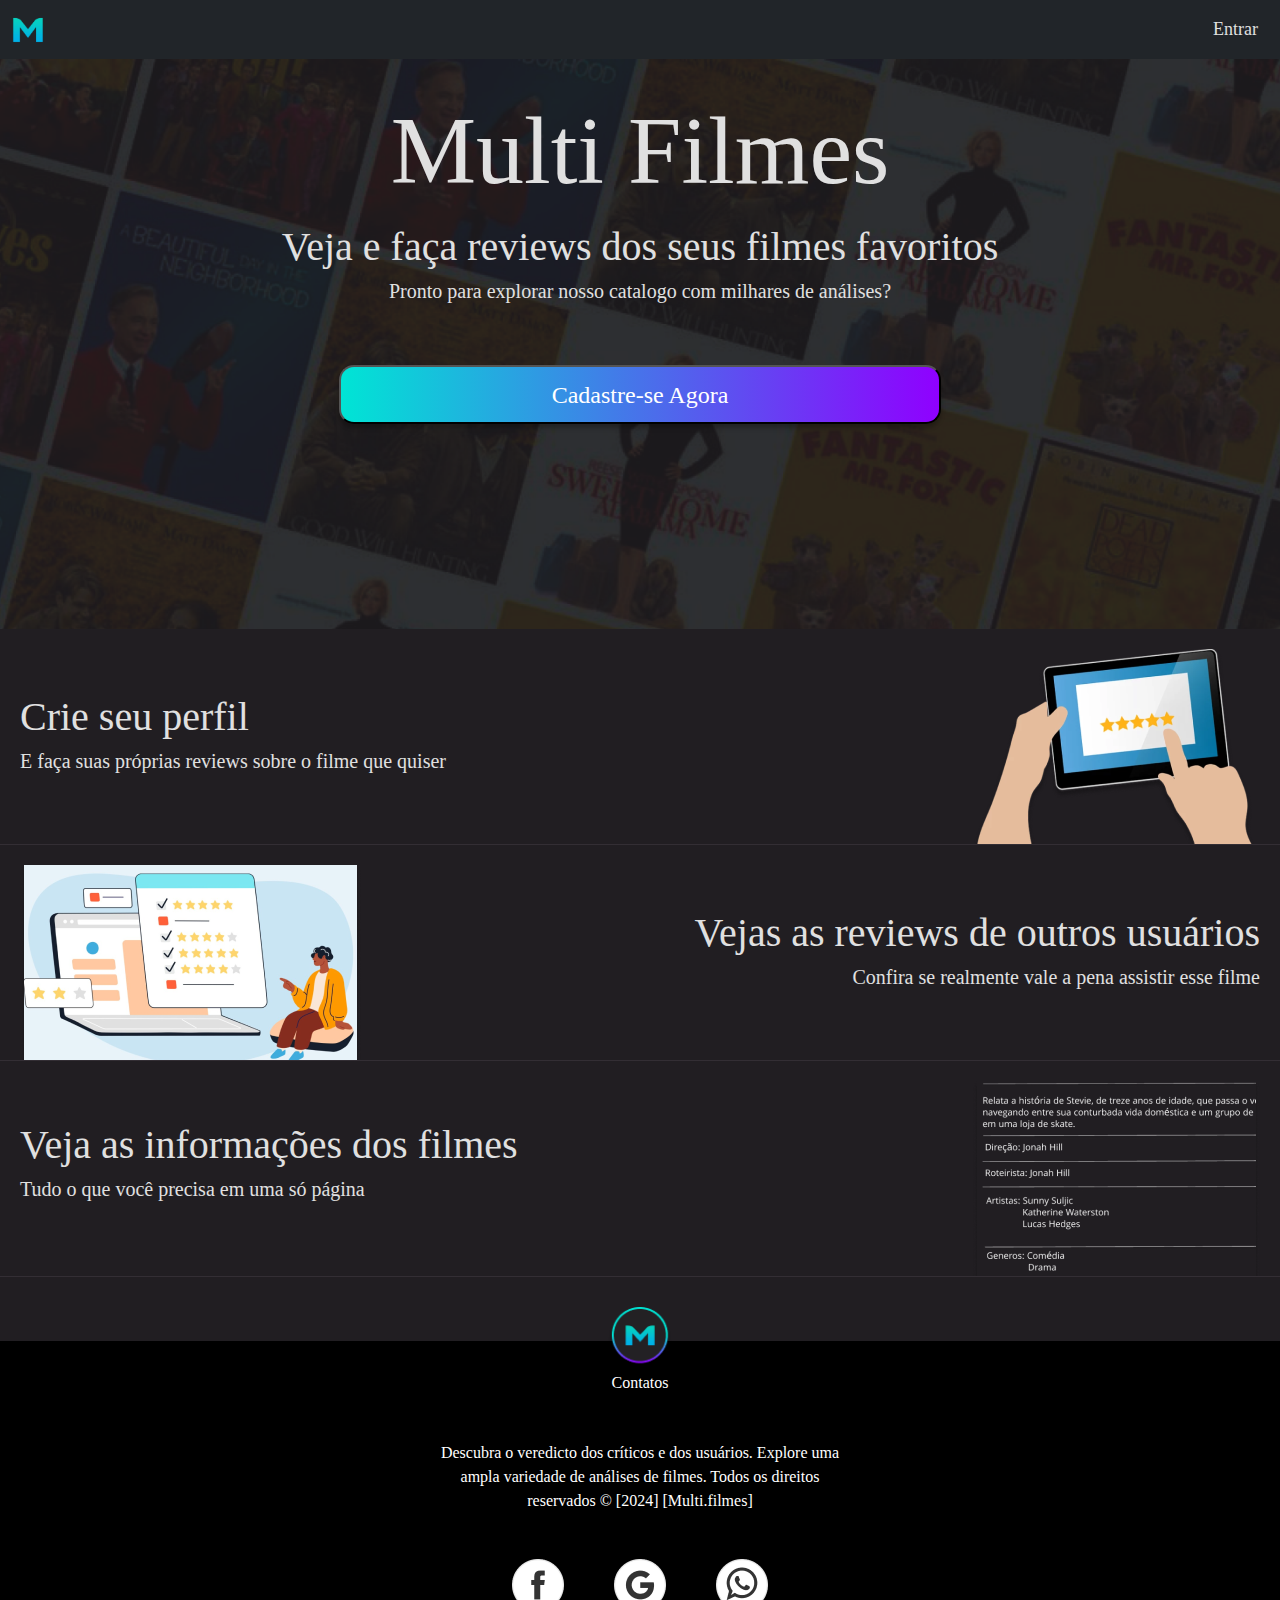
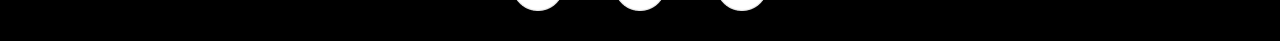
<file: Index.html>
<!DOCTYPE html>
<html lang="en">
<head>
    <meta charset="UTF-8">
    <meta name="viewport" content="width=device-width, initial-scale=1.0">
    <link href="https://cdn.jsdelivr.net/npm/bootstrap-icons@1.10.2/font/bootstrap-icons.css" rel="stylesheet" />
    <script src="https://cdn.jsdelivr.net/npm/bootstrap@5.2.3/dist/js/bootstrap.bundle.min.js"></script>
    <link href="https://cdn.jsdelivr.net/npm/bootstrap@5.2.3/dist/css/bootstrap.min.css" rel="stylesheet" />
    <link rel="stylesheet" href="CSS/Index.css">
    <title>Index</title>
</head>
<body>
<!-- Navbar -->
    <nav class="navbar navbar-expand-lg bg-dark">
        <div class="container-fluid">
            <a class="navbar-brand text-light" href="Index.html"><img src="Images/Logo.png" style="height: 32px; width: 32px;"
                    alt="">
                </a>
                <div class="user">
                    <div class="a" style="display: flex; justify-content: space-between;">
                        <div class="text d-flex align-items-center"
                            style="color: #fff; display: flex;align-items: center; margin-right: 10px;">
                            <a href="Login.html" style="margin: 0; text-decoration: none; font-size: 18px; color: #E0E0E0;">Entrar</a>
                        </div>
                    </div>
                </div>
            </div>
        </div>
    </nav>
    <!-- Header com nome do site e informações -->
    <div class="header">
        <div class="name">
            <a>Multi Filmes</a>
        </div>
        <div class="content">
            <h1>Veja e faça reviews dos seus filmes favoritos</h1>
            <h5>Pronto para explorar nosso catalogo com milhares de análises?</h5>
        </div>
        <a href="Register.html">
            <button class="registerbtn">Cadastre-se Agora</button>
        </a>
    </div>
    <!-- informações complementares -->
    <div class="infos">
        <div class="info">
            <div class="textoesq">
                <h1>Crie seu perfil</h1>
                <h5>E faça suas próprias reviews sobre o filme que quiser</h5>
            </div>
            <div class="imagem">
                <img src="Images/index1.png" alt="Imagem 1" />
            </div>
        </div>
        <div class="info">
            <div class="imagem">
                <img src="Images/index2.png" alt="Imagem 2" />
            </div>
            <div class="textodir">
                <h1>Vejas as reviews de outros usuários</h1>
                <h5>Confira se realmente vale a pena assistir esse filme</h5>
            </div>
        </div>
        <div class="info">
            <div class="textoesq">
                <h1>Veja as informações dos filmes</h1>
                <h5>Tudo o que você precisa em uma só página</p>
            </div>
            <div class="imagem">
                <img src="Images/index3.png" alt="Imagem 3" />
            </div>
        </div>
    </div>
    <!-- Footer -->
     <footer>
        <div class="logo-footer">
            <img src="Images/logoredonda.png" alt="">
        </div>
        <div class="container-footer">
            <div class="contatos">
                <p>Contatos</p>
            </div>
            <div class="direitos">
                <p>Descubra o veredicto dos críticos e dos usuários. Explore uma ampla variedade de análises de filmes. Todos os direitos reservados © [2024] [Multi.filmes]</p>
            </div>
            <div class="circles">
                <img src="Images/facebook.png" alt="">
                <img src="Images/google.png" alt="">
                <img src="Images/wpp.png" alt="">
            </div>
        </div>
     </footer>
</body>
</html>
</file>
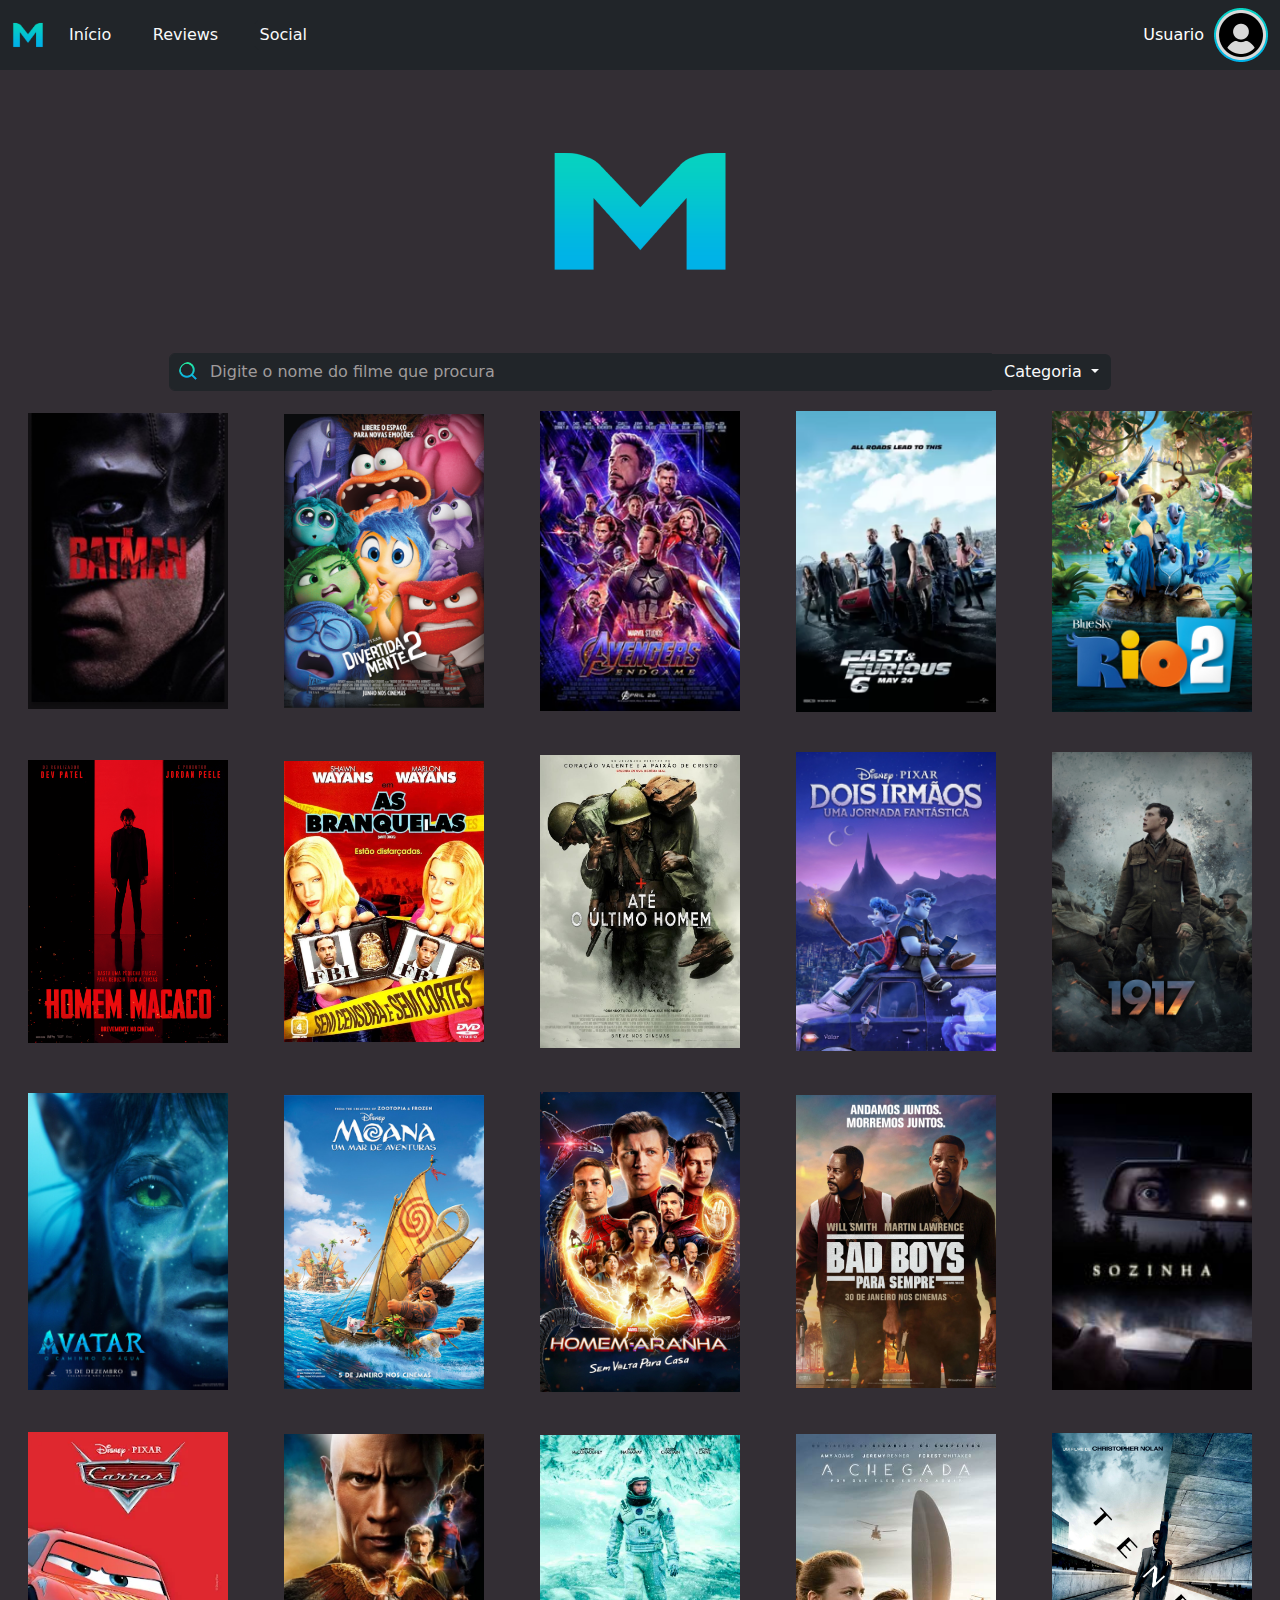
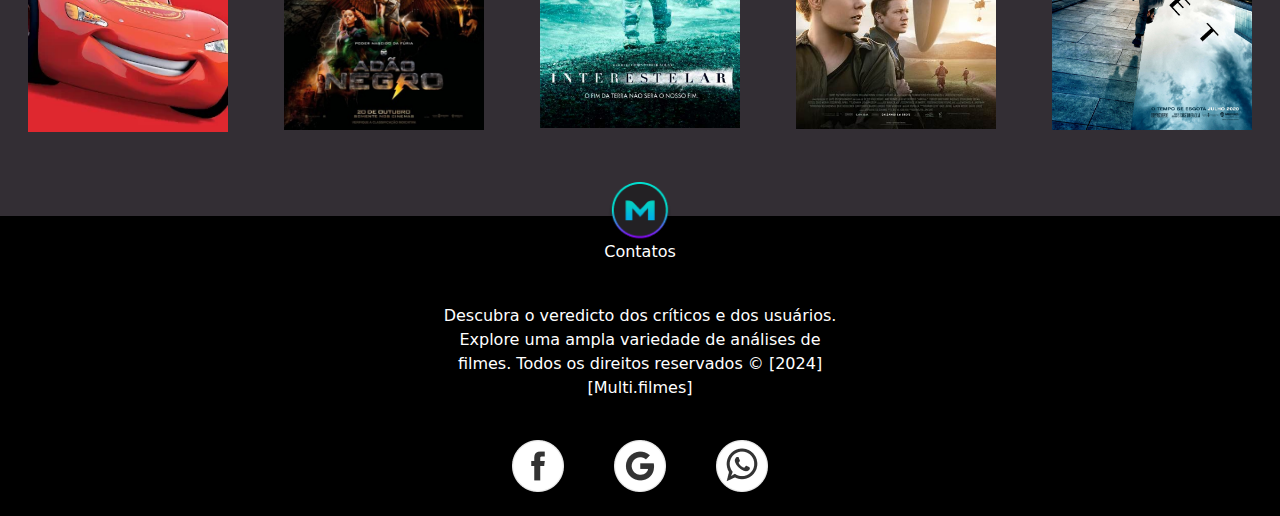
<file: Home.html>
<!DOCTYPE html>
<html lang="en">

<head>
    <meta charset="UTF-8">
    <meta http-equiv="X-UA-Compatible" content="IE=edge">
    <meta name="viewport" content="width=device-width, initial-scale=1.0">
    <link href="https://cdn.jsdelivr.net/npm/bootstrap-icons@1.10.2/font/bootstrap-icons.css" rel="stylesheet" />
    <script src="https://cdn.jsdelivr.net/npm/bootstrap@5.2.3/dist/js/bootstrap.bundle.min.js"></script>
    <link href="https://cdn.jsdelivr.net/npm/bootstrap@5.2.3/dist/css/bootstrap.min.css" rel="stylesheet" />
    <link rel="stylesheet" href="CSS/Home.css">
    <title>Home</title>

</head>

<body>
    <nav class="navbar navbar-expand-lg bg-dark">
        <div class="container-fluid">
            <a class="navbar-brand text-light" href="#"><img src="Images/Logo.png" style="height: 32px; width: 32px;"
                    alt=""></a>
            <button class="navbar-toggler" type="button" data-bs-toggle="collapse"
                data-bs-target="#navbarSupportedContent" aria-controls="navbarSupportedContent" aria-expanded="false"
                aria-label="Toggle navigation">
                <span class="navbar-toggler-icon"></span>
            </button>
            <div class="collapse navbar-collapse" id="navbarSupportedContent">
                <ul class="navbar-nav me-auto mb-2 mb-lg-0">
                    <li class="nav-item">
                        <a class="nav-link active text-light" aria-current="page" href="Home.html">Início</a>
                    </li>
                    <li class="nav-item">
                        <a class="nav-link text-light" href="Reviews.html">Reviews</a>
                    </li>
                    <li class="nav-item">
                        <a class="nav-link text-light" href="Social.html">Social</a>
                    </li>
                </ul>
                <div class="user">
                    <div class="a" style="display: flex; justify-content: space-between;">
                        <div class="text d-flex align-items-center"
                            style="color: #fff; display: flex;align-items: center; margin-right: 10px;">
                            <p style="margin: 0;">Usuario</p>
                        </div>
                        <a href="#">
                            <img src="Images/User Icon.png" alt="">
                        </a>
                    </div>
                </div>
            </div>
        </div>
    </nav>
    <div class="container-fluid">
        <div class="logo">
            <a href="#"><img src="Images/Logo.png" alt=""></a>
        </div>
        <div class="paiInput">
            <div class="input-with-image w-75 align-items-center d-flex justify-content-between">
                <!-- Elemento de entrada de texto -->
                <input type="text" class="form-control bg-dark border-dark text-light"
                    style="border-top-right-radius: 0; border-bottom-right-radius: 0;"
                    placeholder="Digite o nome do filme que procura">
                <!-- Imagem dentro do elemento -->
                <img class="input-image" src="Images/Search Icon.png" alt="Ícone de busca">
                <button class="btn bg-dark text-light dropdown-toggle"
                    style="border: none; height: 100%; border-top-left-radius: 0; border-bottom-left-radius: 0;"
                    type="button" data-bs-toggle="dropdown" aria-expanded="false">
                    Categoria
                </button>
                <ul class="dropdown-menu bg-dark">
                    <li><a class="dropdown-item text-light" href="#">Ação</a></li>
                    <li><a class="dropdown-item text-light" href="#">Aventura</a></li>
                    <li><a class="dropdown-item text-light" href="#">Terror</a></li>
                    <li><a class="dropdown-item text-light" href="#">Suspense</a></li>
                    <li><a class="dropdown-item text-light" href="#">Comédia</a></li>
                    <li><a class="dropdown-item text-light" href="#">Romance</a></li>
                </ul>
            </div>
        </div>
    </div>

    <div class="grid-container">
        <div class="grid-item">
            <img src="Images/batman.png" alt="">
            <div class="overlay">
                <p>Batman</p>
            </div>
        </div>
        <div class="grid-item">
            <img src="Images/divertidamente2.png" alt="">
            <div class="overlay">
                <p>Divertidamente 2</p>
            </div>
        </div>
        <div class="grid-item">
            <img src="Images/vingadores.png" alt="">
            <div class="overlay">
                <p>Vingadores Ultimato</p>
            </div>
        </div>
        <div class="grid-item">
            <img src="Images/velozes.png" alt="">
            <div class="overlay">
                <p>Velozes e furiosos</p>
            </div>
        </div>
        <div class="grid-item">
            <img src="Images/rio.png" alt="">
            <div class="overlay">
                <p>Rio</p>
            </div>
        </div>
        <div class="grid-item">
            <img src="Images/homemmacaco_.png" alt="">
            <div class="overlay">
                <p>Homem Macaco</p>
            </div>
        </div>
        <div class="grid-item">
            <img src="Images/branquelas.png" alt="">
            <div class="overlay">
                <p>As Branquelas</p>
            </div>
        </div>
        <div class="grid-item">
            <img src="Images/até o ultimo homem.png" alt="">
            <div class="overlay">
                <p>Até o último homem</p>
            </div>
        </div>
        <div class="grid-item">
            <img src="Images/dois irmaos.png" alt="">
            <div class="overlay">
                <p>Dois irmãos</p>
            </div>
        </div>
        <div class="grid-item">
            <img src="Images/1917.png" alt="">
            <div class="overlay">
                <p>1917</p>
            </div>
        </div>
        <div class="grid-item">
            <img src="Images/avatar 2.png" alt="">
            <div class="overlay">
                <p>Avatar 2</p>
            </div>
        </div>
        <div class="grid-item">
            <img src="Images/moana.png" alt="">
            <div class="overlay">
                <p>Moana</p>
            </div>
        </div>
        <div class="grid-item">
            <img src="Images/spider man.png" alt="">
            <div class="overlay">
                <p>Homem Aranha Sem Volta pra Casa</p>
            </div>
        </div>
        <div class="grid-item">
            <img src="Images/bad boys.png" alt="">
            <div class="overlay">
                <p>Bad Boys Para Sempre</p>
            </div>
        </div>
        <div class="grid-item">
            <img src="Images/sozinha.png" alt="">
            <div class="overlay">
                <p>Sozinha</p>
            </div>
        </div>
        <div class="grid-item">
            <img src="Images/carros.png" alt="">
            <div class="overlay">
                <p>Carros</p>
            </div>
        </div>
        <div class="grid-item">
            <img src="Images/adao negro.png" alt="">
            <div class="overlay">
                <p>Adão Negro</p>
            </div>
        </div>
        <div class="grid-item">
            <img src="Images/interestelar.png" alt="">
            <div class="overlay">
                <p>Interestelar</p>
            </div>
        </div>
        <div class="grid-item">
            <img src="Images/chegada.png" alt="">
            <div class="overlay">
                <p>A Chegada</p>
            </div>
        </div>
        <div class="grid-item">
            <img src="Images/tenet.png" alt="">
            <div class="overlay">
                <p>Tenet</p>
            </div>
        </div>
    </div>
    
    <div class="logo-footer">
        <img src="Images/logoredonda.png" alt="">
    </div>
    <div class="container-footer">
        <div class="contatos">
            <p>Contatos</p>
        </div>
        <div class="direitos">
            <p>Descubra o veredicto dos críticos e dos usuários. Explore uma ampla variedade de análises de filmes. Todos os direitos reservados © [2024] [Multi.filmes]</p>
        </div>
        <div class="circles">
            <img src="Images/facebook.png" alt="">
            <img src="Images/google.png" alt="">
            <img src="Images/wpp.png" alt="">
        </div>
    </div>
</body>

</html>
</file>
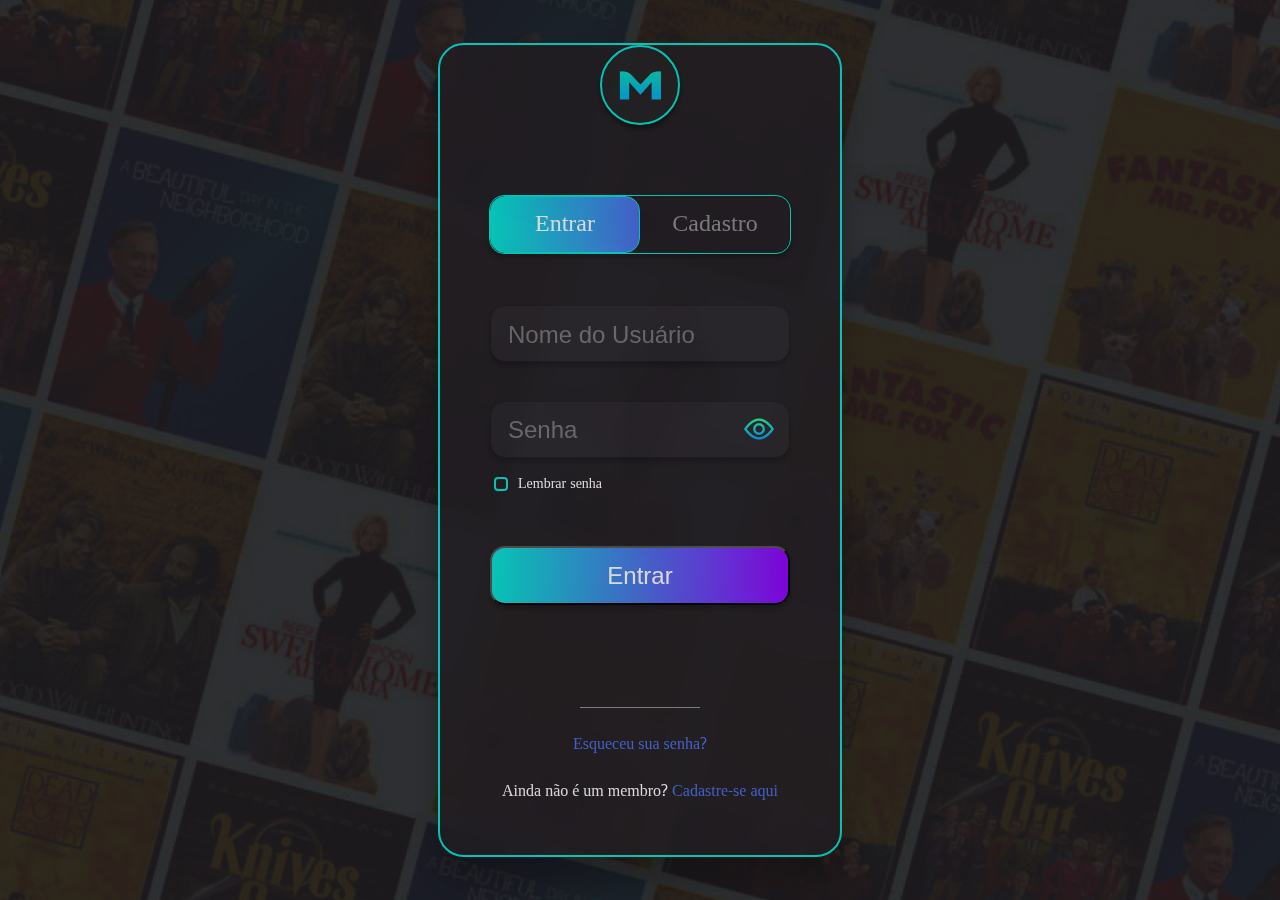
<file: Login.html>
<!DOCTYPE html>
<html lang="en">
  <head>
    <meta charset="UTF-8" />
    <meta name="viewport" content="width=device-width, initial-scale=1.0" />
    <link rel="stylesheet" href="CSS/Login.css" />
    <link
      rel="stylesheet"
      href="https://fonts.googleapis.com/css2?family=Khmer:wght@400&display=swap"
    />
    <title>Login</title>
  </head>
  <body>
    <div class="background">
      <div class="container">
        <a href="Index.html" class="logo">
          <div class="logo-child">
            <img class="logo-icon" alt="" src="Images/RegisterLogo.png" />
          </div>
        </a>
        <div class="loginregister">
          <div class="entrar">
            <div class="entrar1" id="entrarText">Entrar</div>
          </div>
          <div class="cadastro">
            <div class="register">
              <a href="Register.html" class="cadastro1" id="cadastroText"
                >Cadastro</a
              >
            </div>
          </div>
        </div>
        <form class="form">
          <div class="user-container">
            <input
              type="text"
              id="username"
              name="username"
              placeholder="Nome do Usuário"
              required
            />
          </div>
          <div class="password-container">
            <input
              type="password"
              id="password"
              name="password"
              placeholder="Senha"
              required
            />
            <span
              class="show-password-btn"
              onclick="togglePasswordVisibility('password')"
              ><img class="showpswd-icon" alt="" src="Images/Show Pass.png"
            /></span>
          </div>
          <div class="rememberpswd">
            <input
              type="checkbox"
              id="rememberPassword"
              name="rememberPassword"
            />
            <label for="rememberPassword">Lembrar senha</label>
          </div>
          <button class="loginbtn" type="submit"><a class="entrarh" href="Home.html">Entrar</a></button>
        </form>
        <div class="bottom-line"></div>
        <div class="forgotpswd" id="forgotpswd">
          <a href="forgotpassword.html" class="forgotpswdlink">
            Esqueceu sua senha?</a
          >
        </div>
        <div class="notamember" id="notamember">
          <span>Ainda não é um membro?</span>
          <a href="Register.html" class="notamemberlink"> Cadastre-se aqui</a>
        </div>
      </div>
    </div>
  </body>
</html>

<script>
  // Script para mostrar e esconder a senha
  function togglePasswordVisibility(fieldId) {
    var passwordInput = document.getElementById(fieldId);
    if (passwordInput.type === "password") {
      passwordInput.type = "text";
      togglePasswordIcon(true);
    } else {
      passwordInput.type = "password";
      togglePasswordIcon(false);
    }
  }

  // Script para trocar o ícone ao mostrar e esconder a senha
  function togglePasswordIcon(showPassword) {
    var icon = document.querySelector(".showpswd-icon");
    if (showPassword) {
      icon.src = "Images/Hide Pass.png";
    } else {
      icon.src = "Images/Show Pass.png";
    }
  }
</script>
</file>
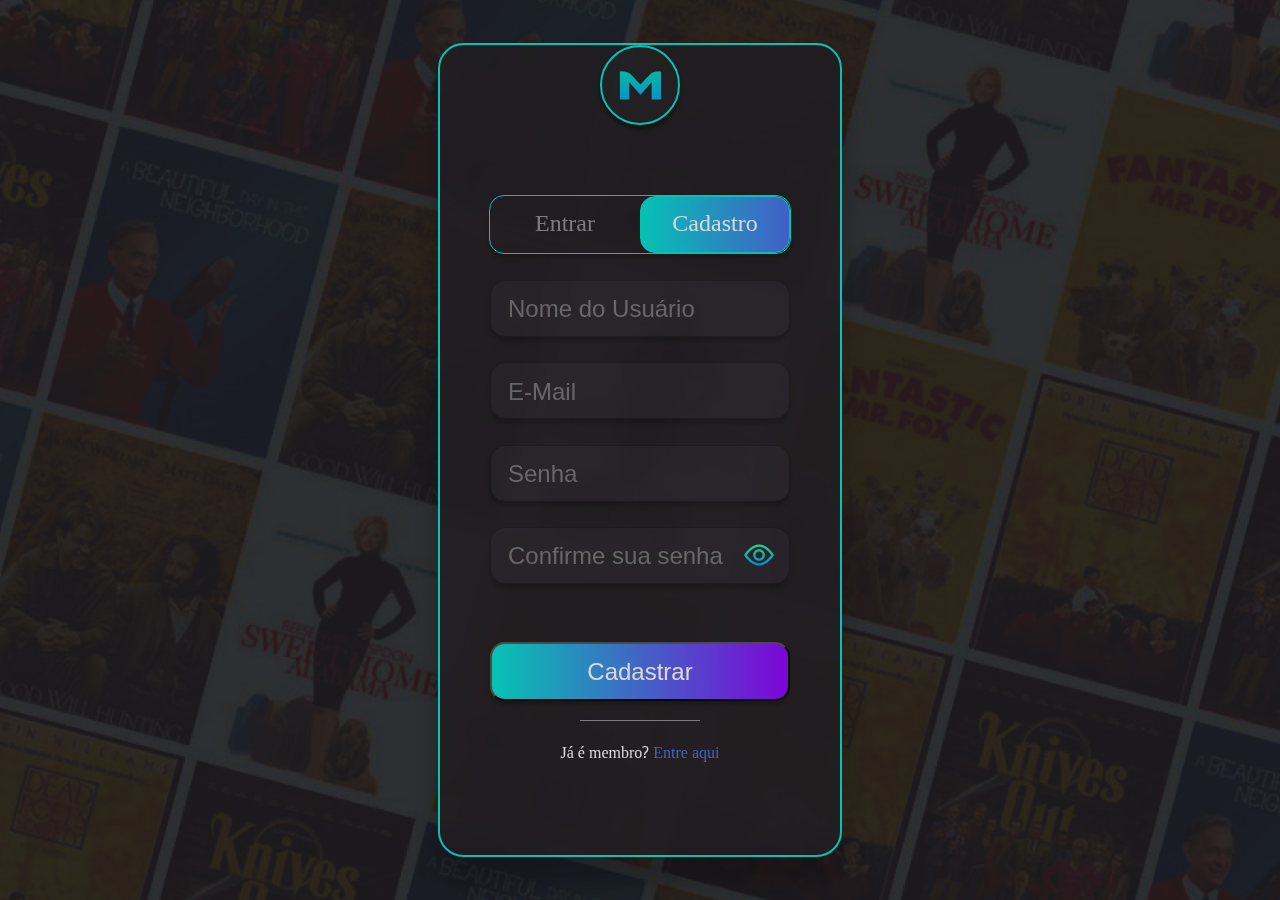
<file: Register.html>
<!DOCTYPE html>
<html lang="en">
  <head>
    <meta charset="UTF-8" />
    <meta name="viewport" content="width=device-width, initial-scale=1.0" />
    <link rel="stylesheet" href="CSS/Register.css" />
    <link
      rel="stylesheet"
      href="https://fonts.googleapis.com/css2?family=Khmer:wght@400&display=swap"
    />
    <title>Register</title>
  </head>
  <body>
    <div class="background">
      <div class="container">
        <a href="Index.html" class="logo">
          <div class="logo-child">
            <img class="logo-icon" alt="" src="Images/RegisterLogo.png" />
          </div>
        </a>
        <div class="loginregister">
          <div class="entrar">
            <a href="Login.html" class="entrar1" id="entrarText">Entrar</a>
          </div>
          <div class="cadastro">
            <div class="register"></div>
            <div class="cadastro1">Cadastro</div>
          </div>
        </div>
        <form class="form">
          <div class="user-container">
            <input
              type="text"
              id="username"
              name="username"
              placeholder="Nome do Usuário"
              required
            />
          </div>
          <div class="email-container">
            <input
              type="email"
              id="email"
              name="email"
              placeholder="E-Mail"
              required
            />
          </div>
          <div class="password-container">
            <input
              type="password"
              id="password"
              name="password"
              placeholder="Senha"
              required
            />
          </div>
          <div class="confirmpassword-container">
            <input
              type="password"
              id="confirmpassword"
              name="confirmpassword"
              placeholder="Confirme sua senha"
              required
            />
            <span
              class="show-password-btn"
              onclick="togglePasswordVisibility('confirmpassword')"
              ><img class="showpswd-icon" alt="" src="Images/Show Pass.png"
            /></span>
          </div>
          <button class="registerbtn" type="submit"><a class="entrarh" href="Home.html">Cadastrar</a></button>
        </form>
        <div class="bottom-line"></div>
        <div class="alreadyamember" id="alreadyamember">
          <span>Já é membro?</span>
          <a href="Login.html" class="alreadyamemberlink"> Entre aqui</a>
        </div>
      </div>
    </div>
  </body>
</html>

<script>
  // Script para mostrar e esconder a senha
  function togglePasswordVisibility(fieldId) {
    var passwordInput = document.getElementById(fieldId);
    if (passwordInput.type === "password") {
      passwordInput.type = "text";
      togglePasswordIcon(true);
    } else {
      passwordInput.type = "password";
      togglePasswordIcon(false);
    }
  }F

  // Script para trocar o ícone ao mostrar e esconder a senha
  function togglePasswordIcon(showPassword) {
    var icon = document.querySelector(".showpswd-icon");
    if (showPassword) {
      icon.src = "Images/Hide Pass.png";
    } else {
      icon.src = "Images/Show Pass.png";
    }
  }
</script>
</file>
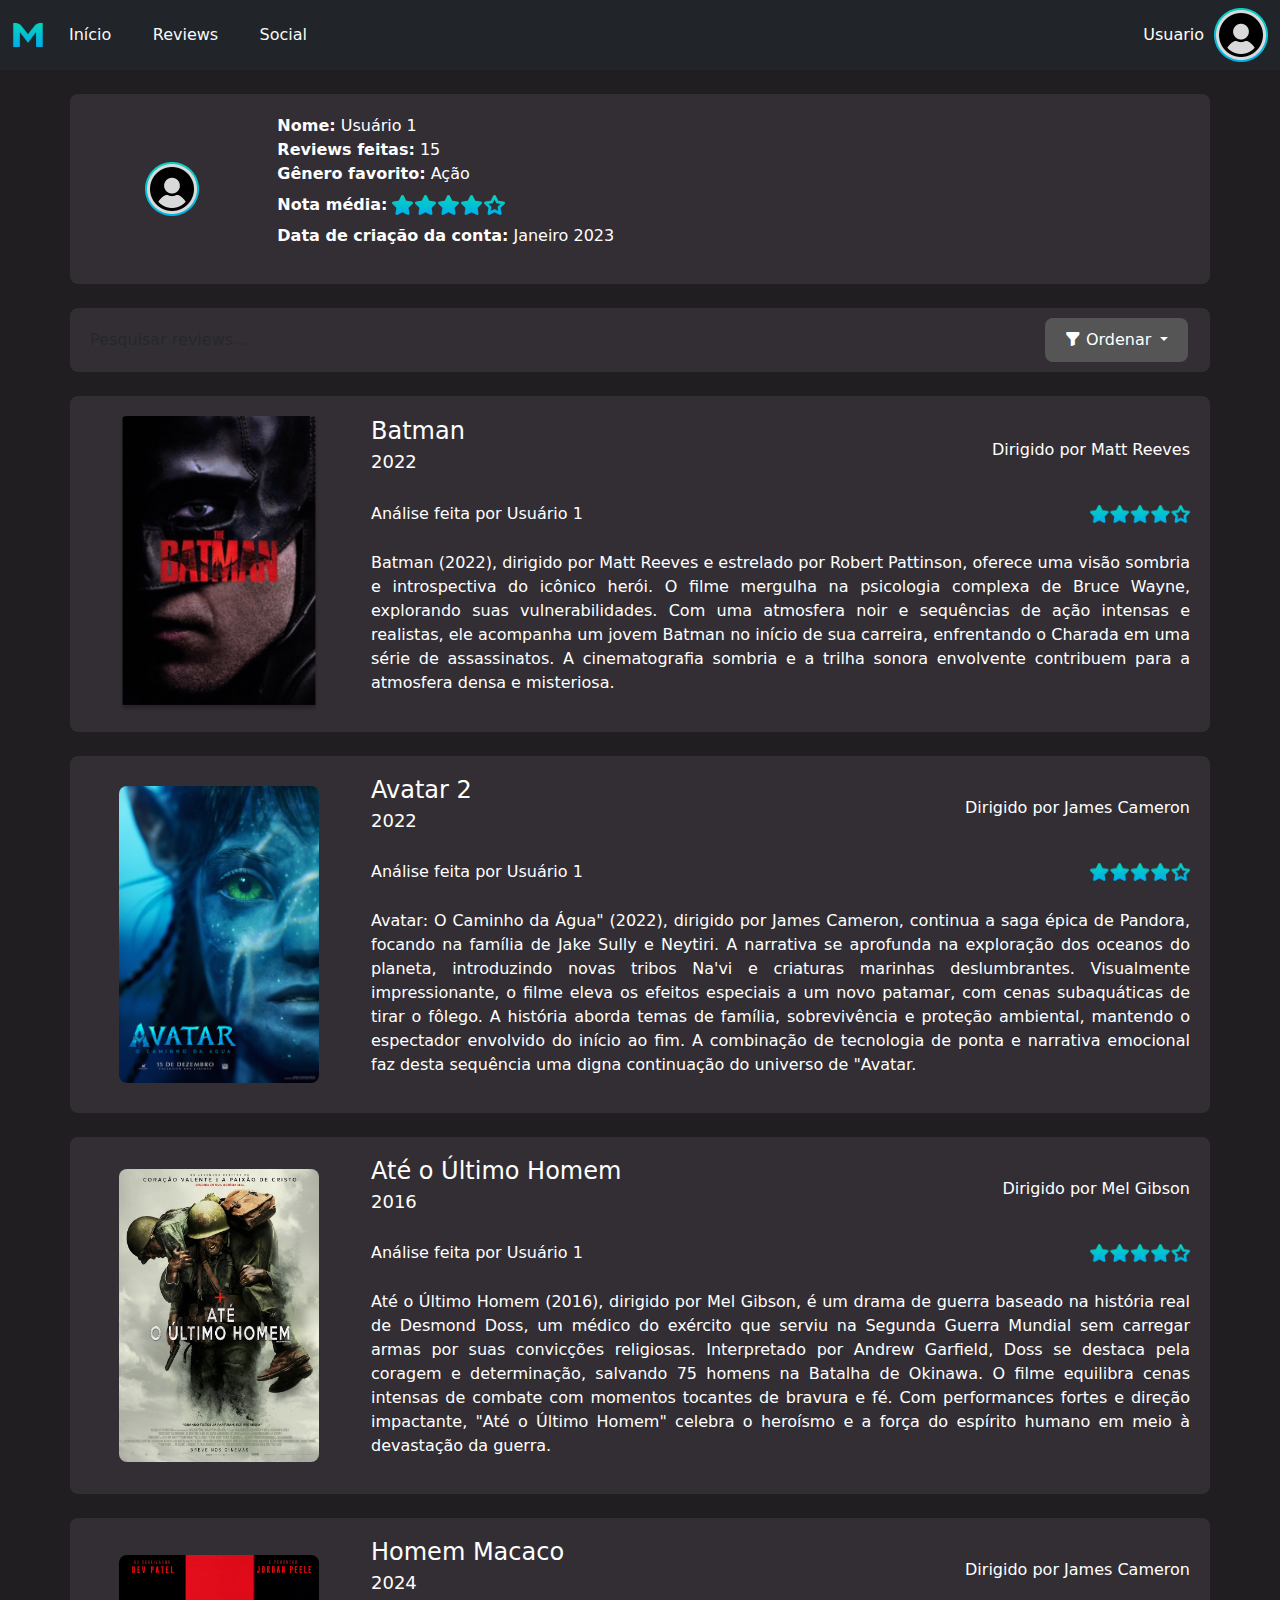
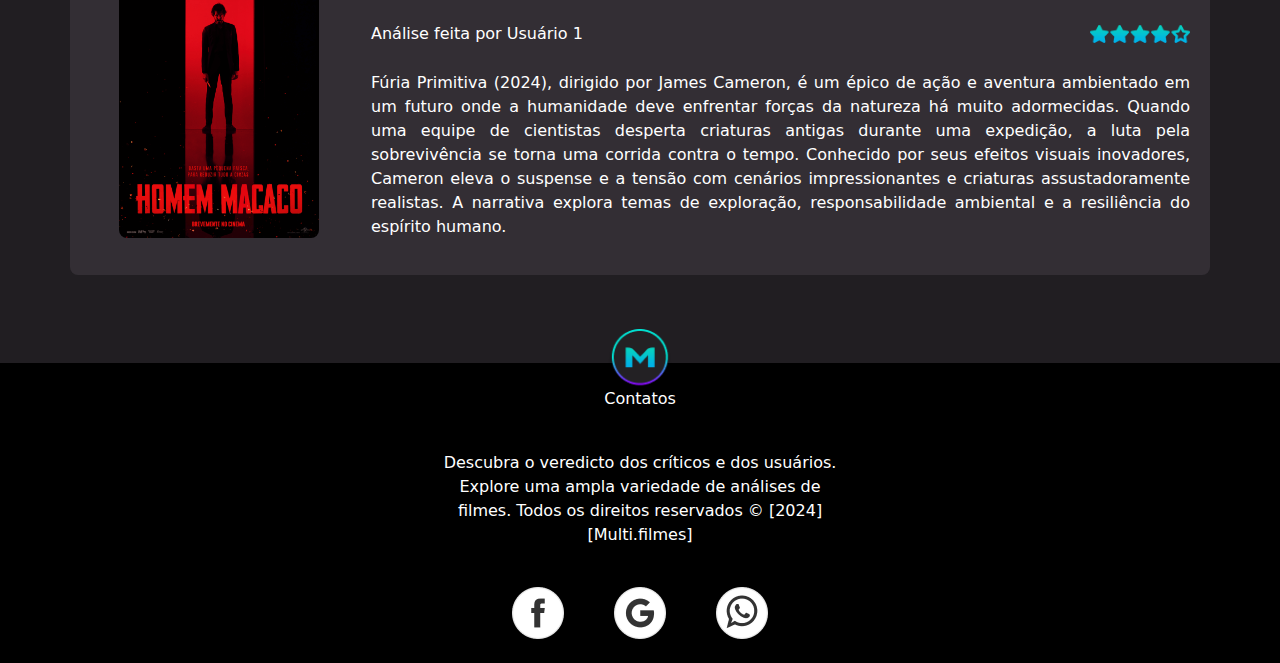
<file: Reviews.html>
<!DOCTYPE html>
<html lang="en">
<head>
    <meta charset="UTF-8">
    <meta name="viewport" content="width=device-width, initial-scale=1.0">
    <link href="https://cdn.jsdelivr.net/npm/bootstrap-icons@1.10.2/font/bootstrap-icons.css" rel="stylesheet">
    <link href="https://cdn.jsdelivr.net/npm/bootstrap@5.2.3/dist/css/bootstrap.min.css" rel="stylesheet">
    <link rel="stylesheet" href="CSS/Reviews.css">
    <title>Reviews</title>
</head>
<body>
    <!-- Navbar -->
    <nav class="navbar navbar-expand-lg bg-dark">
        <div class="container-fluid">
            <a class="navbar-brand text-light" href="#"><img src="Images/Logo.png" style="height: 32px; width: 32px;"
                    alt=""></a>
            <button class="navbar-toggler" type="button" data-bs-toggle="collapse"
                data-bs-target="#navbarSupportedContent" aria-controls="navbarSupportedContent" aria-expanded="false"
                aria-label="Toggle navigation">
                <span class="navbar-toggler-icon"></span>
            </button>
            <div class="collapse navbar-collapse" id="navbarSupportedContent">
                <ul class="navbar-nav me-auto mb-2 mb-lg-0">
                    <li class="nav-item">
                        <a class="nav-link active text-light" aria-current="page" href="Home.html">Início</a>
                    </li>
                    <li class="nav-item">
                        <a class="nav-link text-light" href="Reviews.html">Reviews</a>
                    </li>
                    <li class="nav-item">
                        <a class="nav-link text-light" href="Social.html">Social</a>
                    </li>
                </ul>
                <div class="user">
                    <div class="a" style="display: flex; justify-content: space-between;">
                        <div class="text d-flex align-items-center"
                            style="color: #fff; display: flex;align-items: center; margin-right: 10px;">
                            <p style="margin: 0;">Usuario</p>
                        </div>
                        <a href="#">
                            <img src="Images/User Icon.png" alt="">
                        </a>
                    </div>
                </div>
            </div>
        </div>
    </nav>

    <!-- User Info Container -->
    <div class="container my-4 user-info-container">
        <div class="row align-items-center">
            <div class="col-md-2 text-center mb-3 mb-md-0">
                <img src="Images/User Icon.png" class="img-profile img-fluid" alt="Foto de Perfil" />
            </div>
            <div class="col-md-10">
                <ul class="list-unstyled">
                    <li><strong>Nome:</strong> Usuário 1</li>
                    <li><strong>Reviews feitas:</strong> 15</li>
                    <li><strong>Gênero favorito:</strong> Ação</li>
                    <li>
                        <strong>Nota média:</strong>
                        <img src="Images/rating 1.png" class="img-rating-small" alt="Nota média" />
                    </li>
                    <li><strong>Data de criação da conta:</strong> Janeiro 2023</li>
                </ul>
            </div>
        </div>
    </div>

<!-- Search Bar Container -->
<div class="container my-4 search-bar-container">
    <div class="row align-items-center">
        <div class="col-md-10">
            <div class="input-group">
                <input type="text" class="form-control search-input" placeholder="Pesquisar reviews...">
            </div>
        </div>
        <div class="col-md-2 col-12 text-center mb-3 mb-md-0 order-md-12">
            <div class="dropdown">
                <button class="btn btn-filter dropdown-toggle" type="button" id="filterDropdown" data-bs-toggle="dropdown" aria-expanded="false">
                    <i class="bi bi-funnel-fill"></i> Ordenar
                </button>
                <ul class="dropdown-menu" aria-labelledby="filterDropdown">
                    <li><a class="dropdown-item" href="#">Lançamento</a></li>
                    <li><a class="dropdown-item" href="#">Nome</a></li>
                    <li><a class="dropdown-item" href="#">Nota</a></li>
                </ul>
            </div>
        </div>
    </div>
</div>

    <!-- Containers -->
    <div class="container my-4">
        <div class="row align-items-center">
            <div class="col-md-3 text-center mb-3 mb-md-0">
                <img src="Images/batman.png" class="img-custom" alt="Imagem" />
            </div>
            <div class="col-md-9">
                <div class="d-flex justify-content-between align-items-center">
                    <div>
                        <h1 class="titulo">Batman</h1>
                        <h3 class="subtitulo">2022</h3>
                    </div>
                    <h4 class="diretor">Dirigido por Matt Reeves</h4>
                </div>
                <div class="d-flex justify-content-between align-items-center mt-3">
                    <p class="analise">Análise feita por Usuário 1</p>
                    <img
                        src="Images/rating 1.png"
                        alt="Nota do usuário"
                        class="img-rating"
                    />
                </div>
                <p class="texto">
                    Batman (2022), dirigido por Matt Reeves e estrelado por Robert Pattinson, 
                    oferece uma visão sombria e introspectiva do icônico herói. O filme mergulha 
                    na psicologia complexa de Bruce Wayne, explorando suas vulnerabilidades. Com 
                    uma atmosfera noir e sequências de ação intensas e realistas, ele acompanha um 
                    jovem Batman no início de sua carreira, enfrentando o Charada em uma série de 
                    assassinatos. A cinematografia sombria e a trilha sonora envolvente contribuem 
                    para a atmosfera densa e misteriosa.
                </p>
            </div>
        </div>
    </div>

    <div class="container my-4">
        <div class="row align-items-center">
            <div class="col-md-3 text-center mb-3 mb-md-0">
                <img src="Images/avatar 2.png" class="img-custom" alt="Imagem" />
            </div>
            <div class="col-md-9">
                <div class="d-flex justify-content-between align-items-center">
                    <div>
                        <h1 class="titulo">Avatar 2</h1>
                        <h3 class="subtitulo">2022</h3>
                    </div>
                    <h4 class="diretor">Dirigido por James Cameron</h4>
                </div>
                <div class="d-flex justify-content-between align-items-center mt-3">
                    <p class="analise">Análise feita por Usuário 1</p>
                    <img
                        src="Images/rating 1.png"
                        alt="Nota do usuário"
                        class="img-rating"
                    />
                </div>
                <p class="texto">
                    Avatar: O Caminho da Água" (2022), dirigido por James Cameron, continua a 
                    saga épica de Pandora, focando na família de Jake Sully e Neytiri. A narrativa 
                    se aprofunda na exploração dos oceanos do planeta, introduzindo novas tribos Na'vi 
                    e criaturas marinhas deslumbrantes. Visualmente impressionante, o filme eleva os 
                    efeitos especiais a um novo patamar, com cenas subaquáticas de tirar o fôlego. A 
                    história aborda temas de família, sobrevivência e proteção ambiental, mantendo o 
                    espectador envolvido do início ao fim. A combinação de tecnologia de ponta e narrativa 
                    emocional faz desta sequência uma digna continuação do universo de "Avatar.
                </p>
            </div>
        </div>
    </div>

    <div class="container my-4">
        <div class="row align-items-center">
            <div class="col-md-3 text-center mb-3 mb-md-0">
                <img src="Images/até o ultimo homem.png" class="img-custom" alt="Imagem" />
            </div>
            <div class="col-md-9">
                <div class="d-flex justify-content-between align-items-center">
                    <div>
                        <h1 class="titulo">Até o Último Homem</h1>
                        <h3 class="subtitulo">2016</h3>
                    </div>
                    <h4 class="diretor">Dirigido por Mel Gibson</h4>
                </div>
                <div class="d-flex justify-content-between align-items-center mt-3">
                    <p class="analise">Análise feita por Usuário 1</p>
                    <img
                        src="Images/rating 1.png"
                        alt="Nota do usuário"
                        class="img-rating"
                    />
                </div>
                <p class="texto">
                    Até o Último Homem (2016), dirigido por Mel Gibson, é um drama de guerra baseado na história
                    real de Desmond Doss, um médico do exército que serviu na Segunda Guerra Mundial sem carregar
                    armas por suas convicções religiosas. Interpretado por Andrew Garfield, Doss se destaca pela
                    coragem e determinação, salvando 75 homens na Batalha de Okinawa. O filme equilibra cenas 
                    intensas de combate com momentos tocantes de bravura e fé. Com performances fortes e direção 
                    impactante, "Até o Último Homem" celebra o heroísmo e a força do espírito humano em meio à 
                    devastação da guerra.
                </p>
            </div>
        </div>
    </div>

    <div class="container my-4">
        <div class="row align-items-center">
            <div class="col-md-3 text-center mb-3 mb-md-0">
                <img src="Images/homemmacaco_.png" class="img-custom" alt="Imagem" />
            </div>
            <div class="col-md-9">
                <div class="d-flex justify-content-between align-items-center">
                    <div>
                        <h1 class="titulo">Homem Macaco</h1>
                        <h3 class="subtitulo">2024</h3>
                    </div>
                    <h4 class="diretor">Dirigido por James Cameron</h4>
                </div>
                <div class="d-flex justify-content-between align-items-center mt-3">
                    <p class="analise">Análise feita por Usuário 1</p>
                    <img
                        src="Images/rating 1.png"
                        alt="Nota do usuário"
                        class="img-rating"
                    />
                </div>
                <p class="texto">
                    Fúria Primitiva (2024), dirigido por James Cameron, é um épico de ação e aventura ambientado
                    em um futuro onde a humanidade deve enfrentar forças da natureza há muito adormecidas. Quando
                    uma equipe de cientistas desperta criaturas antigas durante uma expedição, a luta pela sobrevivência
                    se torna uma corrida contra o tempo. Conhecido por seus efeitos visuais inovadores, Cameron eleva o
                    suspense e a tensão com cenários impressionantes e criaturas assustadoramente realistas. A narrativa
                    explora temas de exploração, responsabilidade ambiental e a resiliência do espírito humano. 
                </p>
            </div>
        </div>
    </div>

    <!-- Footer -->
    <footer>
        <div class="logo-footer">
            <img src="Images/logoredonda.png" alt="">
        </div>
        <div class="container-footer">
            <div class="contatos">
                <p>Contatos</p>
            </div>
            <div class="direitos">
                <p>Descubra o veredicto dos críticos e dos usuários. Explore uma ampla variedade de análises de filmes. Todos os direitos reservados © [2024] [Multi.filmes]</p>
            </div>
            <div class="circles">
                <img src="Images/facebook.png" alt="">
                <img src="Images/google.png" alt="">
                <img src="Images/wpp.png" alt="">
            </div>
        </div>
    </footer>

    <script src="https://cdn.jsdelivr.net/npm/bootstrap@5.2.3/dist/js/bootstrap.bundle.min.js"></script>
</body>
</html>
</file>
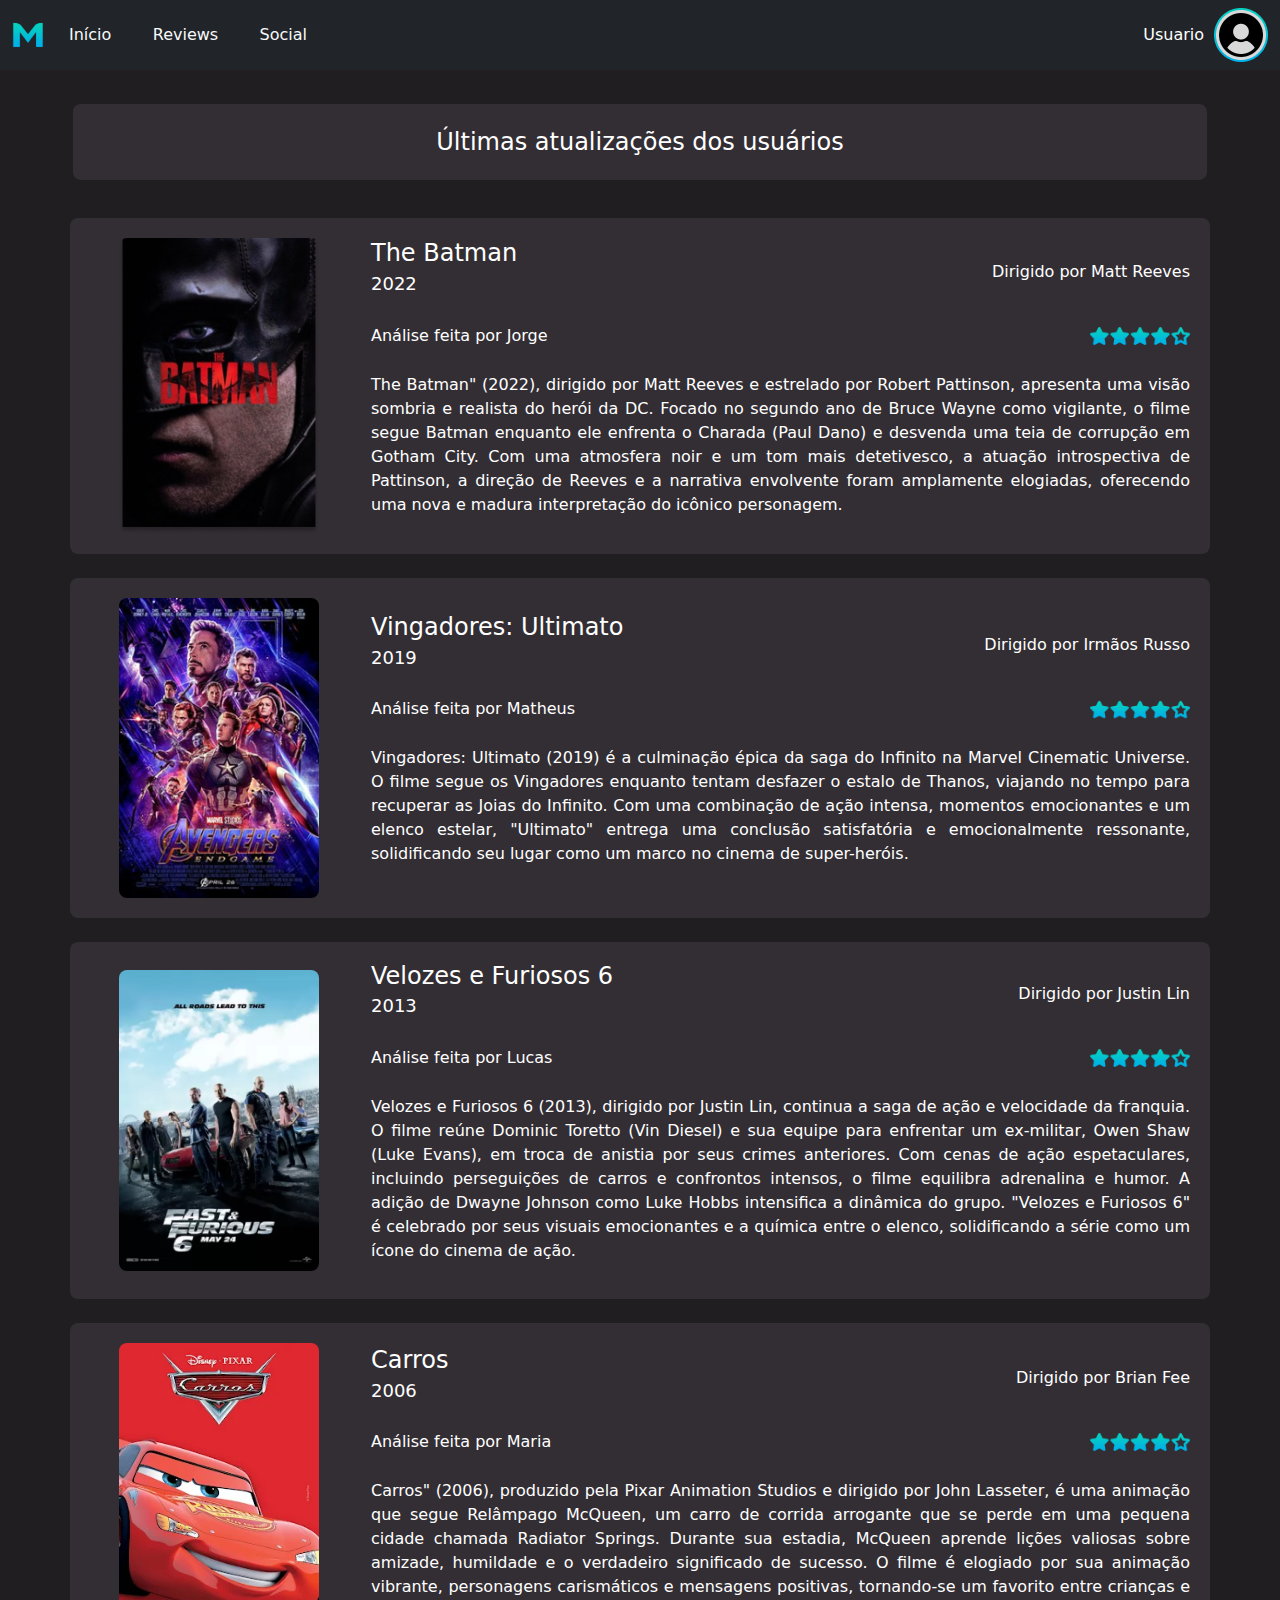
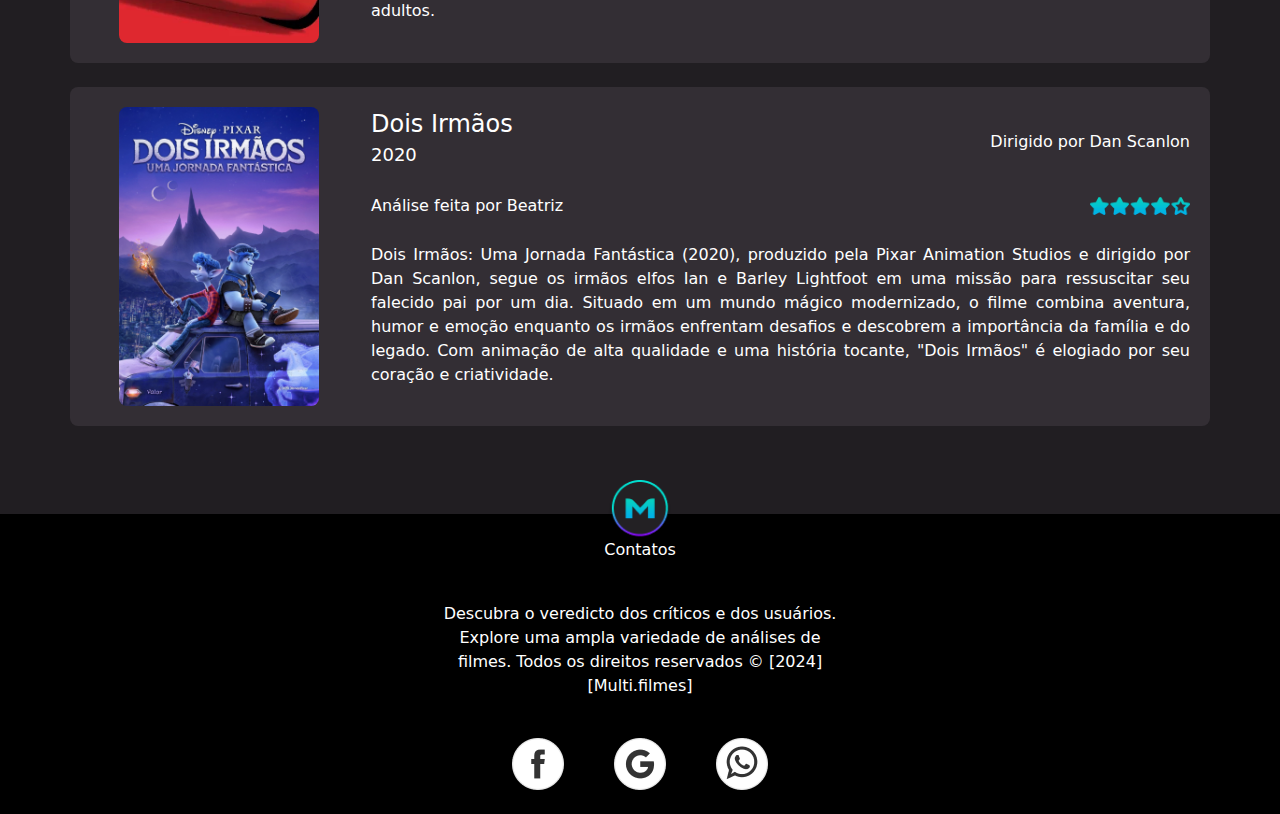
<file: Social.html>
<!DOCTYPE html>
<html lang="en">
  <head>
    <meta charset="UTF-8" />
    <meta name="viewport" content="width=device-width, initial-scale=1.0" />
    <link
      href="https://cdn.jsdelivr.net/npm/bootstrap-icons@1.10.2/font/bootstrap-icons.css"
      rel="stylesheet"
    />
    <link
      href="https://cdn.jsdelivr.net/npm/bootstrap@5.2.3/dist/css/bootstrap.min.css"
      rel="stylesheet"
    />
    <link rel="stylesheet" href="CSS/Social.css" />
    <title>Reviews</title>
  </head>
  <body>
    <!-- Navbar -->
    <nav class="navbar navbar-expand-lg bg-dark">
    <div class="container-fluid">
      <a class="navbar-brand text-light" href="#"><img src="Images/Logo.png" style="height: 32px; width: 32px;" alt=""></a>
      <button class="navbar-toggler" type="button" data-bs-toggle="collapse"
        data-bs-target="#navbarSupportedContent" aria-controls="navbarSupportedContent" aria-expanded="false"
        aria-label="Toggle navigation">
        <span class="navbar-toggler-icon"></span>
      </button>
      <div class="collapse navbar-collapse" id="navbarSupportedContent">
        <ul class="navbar-nav me-auto mb-2 mb-lg-0">
          <li class="nav-item">
            <a class="nav-link active text-light" aria-current="page" href="Home.html">Início</a>
          </li>
          <li class="nav-item">
            <a class="nav-link text-light" href="Reviews.html">Reviews</a>
          </li>
          <li class="nav-item">
            <a class="nav-link text-light" href="Social.html">Social</a>
          </li>
        </ul>
        <div class="user">
          <div class="a" style="display: flex; justify-content: space-between;">
            <div class="text d-flex align-items-center"
              style="color: #fff; display: flex;align-items: center; margin-right: 10px;">
              <p style="margin: 0;">Usuario</p>
            </div>
            <a href="#">
              <img src="Images/User Icon.png" alt="">
            </a>
          </div>
        </div>
      </div>
    </div>
  </nav>

    <!-- Title -->
    <div class="title-nav my-4">
        <div class="container">
          <div class="row">
            <div class="col">
              <p class="fs-4">Últimas atualizações dos usuários</p>
            </div>
          </div>
        </div>
      </div>

    <!-- Containers -->
    <div class="container my-4">
      <div class="row align-items-center">
        <div class="col-md-3 text-center mb-3 mb-md-0">
          <img src="Images/batman.png" class="img-custom" alt="Imagem" />
        </div>
        <div class="col-md-9">
          <div class="d-flex justify-content-between align-items-center">
            <div>
              <h1 class="titulo">The Batman</h1>
              <h3 class="subtitulo">2022</h3>
            </div>
            <h4 class="diretor">Dirigido por Matt Reeves</h4>
          </div>
          <div class="d-flex justify-content-between align-items-center mt-3">
            <p class="analise">Análise feita por Jorge</p>
            <img
              src="Images/rating 1.png"
              alt="Nota do usuário"
              class="img-rating"
            />
          </div>
          <p class="texto">
            The Batman" (2022), dirigido por Matt Reeves e estrelado por Robert
            Pattinson, apresenta uma visão sombria e realista do herói da DC.
            Focado no segundo ano de Bruce Wayne como vigilante, o filme segue
            Batman enquanto ele enfrenta o Charada (Paul Dano) e desvenda uma
            teia de corrupção em Gotham City. Com uma atmosfera noir e um tom
            mais detetivesco, a atuação introspectiva de Pattinson, a direção de
            Reeves e a narrativa envolvente foram amplamente elogiadas,
            oferecendo uma nova e madura interpretação do icônico personagem.
          </p>
        </div>
      </div>
    </div>

    <div class="container my-4">
      <div class="row align-items-center">
        <div class="col-md-3 text-center mb-3 mb-md-0">
          <img src="Images/vingadores.png" class="img-custom" alt="Imagem" />
        </div>
        <div class="col-md-9">
          <div class="d-flex justify-content-between align-items-center">
            <div>
              <h1 class="titulo">Vingadores: Ultimato</h1>
              <h3 class="subtitulo">2019</h3>
            </div>
            <h4 class="diretor">Dirigido por Irmãos Russo</h4>
          </div>
          <div class="d-flex justify-content-between align-items-center mt-3">
            <p class="analise">Análise feita por Matheus</p>
            <img
              src="Images/rating 1.png"
              alt="Nota do usuário"
              class="img-rating"
            />
          </div>
          <p class="texto">
            Vingadores: Ultimato (2019) é a culminação épica da saga do Infinito
            na Marvel Cinematic Universe. O filme segue os Vingadores enquanto
            tentam desfazer o estalo de Thanos, viajando no tempo para recuperar
            as Joias do Infinito. Com uma combinação de ação intensa, momentos
            emocionantes e um elenco estelar, "Ultimato" entrega uma conclusão
            satisfatória e emocionalmente ressonante, solidificando seu lugar
            como um marco no cinema de super-heróis.
          </p>
        </div>
      </div>
    </div>

    <div class="container my-4">
      <div class="row align-items-center">
        <div class="col-md-3 text-center mb-3 mb-md-0">
          <img src="Images/velozes.png" class="img-custom" alt="Imagem" />
        </div>
        <div class="col-md-9">
          <div class="d-flex justify-content-between align-items-center">
            <div>
              <h1 class="titulo">Velozes e Furiosos 6</h1>
              <h3 class="subtitulo">2013</h3>
            </div>
            <h4 class="diretor">Dirigido por Justin Lin</h4>
          </div>
          <div class="d-flex justify-content-between align-items-center mt-3">
            <p class="analise">Análise feita por Lucas</p>
            <img
              src="Images/rating 1.png"
              alt="Nota do usuário"
              class="img-rating"
            />
          </div>
          <p class="texto">
            Velozes e Furiosos 6 (2013), dirigido por Justin Lin, continua a
            saga de ação e velocidade da franquia. O filme reúne Dominic Toretto
            (Vin Diesel) e sua equipe para enfrentar um ex-militar, Owen Shaw
            (Luke Evans), em troca de anistia por seus crimes anteriores. Com
            cenas de ação espetaculares, incluindo perseguições de carros e
            confrontos intensos, o filme equilibra adrenalina e humor. A adição
            de Dwayne Johnson como Luke Hobbs intensifica a dinâmica do grupo.
            "Velozes e Furiosos 6" é celebrado por seus visuais emocionantes e a
            química entre o elenco, solidificando a série como um ícone do
            cinema de ação.
          </p>
        </div>
      </div>
    </div>

    <div class="container my-4">
      <div class="row align-items-center">
        <div class="col-md-3 text-center mb-3 mb-md-0">
          <img src="Images/carros.png" class="img-custom" alt="Imagem" />
        </div>
        <div class="col-md-9">
          <div class="d-flex justify-content-between align-items-center">
            <div>
              <h1 class="titulo">Carros</h1>
              <h3 class="subtitulo">2006</h3>
            </div>
            <h4 class="diretor">Dirigido por Brian Fee</h4>
          </div>
          <div class="d-flex justify-content-between align-items-center mt-3">
            <p class="analise">Análise feita por Maria</p>
            <img
              src="Images/rating 1.png"
              alt="Nota do usuário"
              class="img-rating"
            />
          </div>
          <p class="texto">
            Carros" (2006), produzido pela Pixar Animation Studios e dirigido
            por John Lasseter, é uma animação que segue Relâmpago McQueen, um
            carro de corrida arrogante que se perde em uma pequena cidade
            chamada Radiator Springs. Durante sua estadia, McQueen aprende
            lições valiosas sobre amizade, humildade e o verdadeiro significado
            de sucesso. O filme é elogiado por sua animação vibrante,
            personagens carismáticos e mensagens positivas, tornando-se um
            favorito entre crianças e adultos.
          </p>
        </div>
      </div>
    </div>

    <div class="container my-4">
      <div class="row align-items-center">
        <div class="col-md-3 text-center mb-3 mb-md-0">
          <img src="Images/dois irmaos.png" class="img-custom" alt="Imagem" />
        </div>
        <div class="col-md-9">
          <div class="d-flex justify-content-between align-items-center">
            <div>
              <h1 class="titulo">Dois Irmãos</h1>
              <h3 class="subtitulo">2020</h3>
            </div>
            <h4 class="diretor">Dirigido por Dan Scanlon</h4>
          </div>
          <div class="d-flex justify-content-between align-items-center mt-3">
            <p class="analise">Análise feita por Beatriz</p>
            <img
              src="Images/rating 1.png"
              alt="Nota do usuário"
              class="img-rating"
            />
          </div>
          <p class="texto">
            Dois Irmãos: Uma Jornada Fantástica (2020), produzido pela Pixar
            Animation Studios e dirigido por Dan Scanlon, segue os irmãos elfos
            Ian e Barley Lightfoot em uma missão para ressuscitar seu falecido
            pai por um dia. Situado em um mundo mágico modernizado, o filme
            combina aventura, humor e emoção enquanto os irmãos enfrentam
            desafios e descobrem a importância da família e do legado. Com
            animação de alta qualidade e uma história tocante, "Dois Irmãos" é
            elogiado por seu coração e criatividade.
          </p>
        </div>
      </div>
    </div>

    <!-- Footer -->
    <footer>
      <div class="logo-footer">
        <img src="Images/logoredonda.png" alt="" />
      </div>
      <div class="container-footer">
        <div class="contatos">
          <p>Contatos</p>
        </div>
        <div class="direitos">
          <p>
            Descubra o veredicto dos críticos e dos usuários. Explore uma ampla
            variedade de análises de filmes. Todos os direitos reservados ©
            [2024] [Multi.filmes]
          </p>
        </div>
        <div class="circles">
          <img src="Images/facebook.png" alt="" />
          <img src="Images/google.png" alt="" />
          <img src="Images/wpp.png" alt="" />
        </div>
      </div>
    </footer>

    <script src="https://cdn.jsdelivr.net/npm/bootstrap@5.2.3/dist/js/bootstrap.bundle.min.js"></script>
  </body>
</html>
</file>
<file: CSS/Index.css>
html,
body {
  height: 100%;
  margin: 0;
  padding: 0;
  font-family: Khmer;
}

.header {
  height: 63.33vh;
  background-image: url(../Images/RegisterBG.png);
  background-size: cover;
  background-repeat: no-repeat;
  padding: 20px;
  box-sizing: border-box;
  color: #e0e0e0;
  text-align: center;
}

.name {
  font-size: 96px;
}

.registerbtn {
  width: 47vw;
  height: 57px;
  margin-top: 6vh;
  position: relative;
  box-shadow: 0px 4px 4px rgba(0, 0, 0, 0.25);
  border-radius: 15px;
  background: linear-gradient(90deg, #00e5d5, #8f00ff);
  box-sizing: border-box;
  height: 59px;
  font-size: 24px;
  color: #fff;
  cursor: pointer;
}

.info {
  height: 24vh;
  display: flex;
  justify-content: space-between;
  align-items: center;
  padding: 20px;
  box-sizing: border-box;
  border-bottom: 1px solid #332E34;
  background-color: #211e22;
  overflow: hidden;
}

.textoesq {
  flex: 1;
  color: #e0e0e0;
}

.textodir {
  flex: 1;
  text-align: right;
  color: #e0e0e0;
}

.imagem {
  max-height: 100%;
  max-width: 40%;
  object-fit: contain;
}

footer{
  background-color: #211e22;
}

.container-footer{
  background-color: black;
  height: 300px;
  width: 100%;
  color: #fff;
  display: flex;
  flex-direction: column;
  justify-content: space-evenly;
  align-items: center;
}

.logo-footer{
  height: 64px;
  width: 100%;
  display: flex;
  justify-content: center;
}

.logo-footer img{
  height: 64px;
  width: 64px;
  margin-top: 30px;
  position: absolute;
}

.direitos{
  width: 100%;
  display: flex;
  justify-content: center;
}

.direitos p{
  width: 400px;
  text-align: center;
}

.circles{
  display: flex;
  justify-content: space-between;
  align-items: center;
  width: 256px;
}

@media screen and (max-width: 600px) {
  .name {
    font-size: 72px;
  }

  .imagem{
    display: none;
  }
}
</file>
<file: CSS/Home.css>
.input-with-image {
    position: relative;
    display: inline-block;
}

.input-with-image input {
    padding-left: 40px;
    /* Adapte o valor conforme necessário para acomodar a imagem */
}

.input-image {
    position: absolute;
    left: 10px;
    /* Ajuste conforme necessário para posicionar a imagem */
    top: 50%;
    transform: translateY(-50%);
    width: 20px;
    /* Ajuste o tamanho da imagem conforme necessário */
    height: auto;
}

.form-control::placeholder {
    color: #9F9B9B;
    /* Defina a cor do texto do placeholder aqui */
}

img {
    cursor: pointer;
}

.logo {
    display: flex;
    justify-content: center;
    align-items: center;
    margin-top: 5%;
    margin-bottom: 5%;
}

.paiInput {
    display: flex;
    justify-content: center;
    align-items: center;
}

body {
    height: 100vh;
    background-color: #332E34;
}

.grid-container {
    display: grid;
    grid-template-columns: repeat(auto-fit, minmax(200px, 1fr));
    justify-items: center;
    align-items: center;
    gap: 40px;
    padding: 20px;
}

.grid-item {
    background-color: #121013;
    width: 200px;
    position: relative;
    overflow: hidden;
}

.grid-item img {
    width: 100%;
    height: 100%;
    object-fit: cover;
    transition: transform 0.5s;
}

.overlay {
    position: absolute;
    bottom: 0;
    left: 0;
    right: 0;
    background-color: rgba(0, 0, 0, 0.7);
    color: #fff;
    padding: 20px;
    transform: translateY(100%);
    transition: transform 0.5s;
}

.grid-item:hover .overlay {
    transform: translateY(0);
}

.titulo {
    display: flex;
    align-items: center;
    justify-content: center;
}

.titulo p {
    color: white;
}

.container-footer{
    background-color: black;
    height: 300px;
    width: 100%;
    color: #fff;
    display: flex;
    flex-direction: column;
    justify-content: space-evenly;
    align-items: center;
}

.logo-footer{
    height: 64px;
    width: 100%;
    display: flex;
    justify-content: center;
}

.logo-footer img{
    height: 64px;
    width: 64px;
    margin-top: 30px;
    position: absolute;
}

.direitos{
    width: 100%;
    display: flex;
    justify-content: center;
}

.direitos p{
    width: 400px;
    text-align: center;
}

.circles{
    display: flex;
    justify-content: space-between;
    align-items: center;
    width: 256px;
}

.navbar-nav{
    width: 256px;
    display: flex;
    justify-content: space-between;
}

.nav-item {
    border: 1px solid;
    border-radius: 32px;
    transition: border-color 0.3s ease;
  }
  
  .nav-item:hover {
    border-color:blue;
  }
</file>
<file: CSS/Login.css>
html,
body {
  height: 100%;
  margin: 0;
  padding: 0;
  font-family: Khmer;
}

.background {
  width: 100%;
  height: 100%;
  position: relative;
  display: flex;
  justify-content: center;
  align-items: center;
  background: linear-gradient(0deg, #211e22 0%, #211e22 100%);
  background-image: url(../Images/RegisterBG.png);
  background-size: cover;
  background-position: center;
  background-repeat: no-repeat;
}

.container {
  width: 506px;
  position: relative;
  opacity: 0.83;
  background: #211e22;
  box-shadow: 0px 2vw 2vw rgba(0, 0, 0, 0.25);
  border-radius: 2vw;
  border: 2px #00e5d5 solid;
  backdrop-filter: blur(1vw);
  display: flex;
  flex-direction: column;
  align-items: center;
  overflow: hidden;
}

.loginregister {
  width: 75%;
  height: 57px;
  box-shadow: 0px 4px 4px rgba(0, 0, 0, 0.25);
  border-radius: 15px;
  background-color: #211e22;
  border: 1px solid #00e5d5;
  margin-top: 70px;
  display: flex;
  justify-content: space-between;
}

.entrar {
  border-radius: 15px;
  background: linear-gradient(-90deg, #4b6eeb, #00e5d5);
  border: 1px solid #00e5d5;
  box-sizing: border-box;
  width: 52%;
  height: 100%;
  display: flex;
  justify-content: center;
  align-items: center;
  color: #fff;
  font-size: 24px;
  cursor: default;
}

.entrarh{
  text-decoration: none;
  color: white;
}

.cadastro {
  width: 52%;
  height: 100%;
  display: flex;
  justify-content: center;
  align-items: center;
  color: #8f8f8f;
  font-size: 24px;
}

.cadastro1 {
  text-decoration: none;
  color: inherit;
}

.logo-child {
  top: 0px;
  left: 0px;
  box-shadow: 0px 4px 4px rgba(0, 0, 0, 0.5);
  border-radius: 50%;
  background-color: #232124;
  border: 2px solid #00e5d5;
  box-sizing: border-box;
  width: 80px;
  height: 80px;
}

.logo-icon {
  position: absolute;
  top: 18px;
  left: 18px;
  width: 45px;
  height: 45px;
  object-fit: cover;
}

.logo {
  position: relative;
}

.form {
  width: 100%;
  display: flex;
  flex-direction: column;
  align-items: center;
}

.user-container,
.password-container {
  width: 75%;
  height: 57px;
  position: relative;
  box-shadow: 0px 4px 4px rgba(0, 0, 0, 0.25);
  border-radius: 15px;
  background-color: #29252b;
  border: 1px solid #1c1a1d;
  box-sizing: border-box;
  margin-top: 4vw;
}

.user-container input,
.password-container input {
  width: 100%;
  height: 100%;
  background-color: transparent;
  border: none;
  outline: none;
  color: #fff;
  font-size: 24px;
  margin-left: 15px;
}

.password-container {
  width: 75%;
  height: 57px;
  position: relative;
  box-shadow: 0px 4px 4px rgba(0, 0, 0, 0.25);
  border-radius: 15px;
  background-color: #29252b;
  border: 1px solid #1c1a1d;
  box-sizing: border-box;
  margin-top: 39px;
  display: flex;
  align-items: center;
}

.showpswd-icon {
  margin-right: 15px;
  margin-top: 8px;
  cursor: pointer;
}

.rememberpswd {
  margin-top: 14px;
  display: flex;
  align-items: center;
  width: 75%;
}

.rememberpswd input[type="checkbox"] {
  -webkit-appearance: none;
  -moz-appearance: none;
  appearance: none;
  width: 14px;
  height: 14px;
  border: 2px solid #00e5d5;
  border-radius: 4px;
  margin-right: 10px;
  cursor: pointer;
  outline: none;
  margin-right: 10px;
}

.rememberpswd input[type="checkbox"]:checked {
  background-color: #00e5d5;
}

.rememberpswd label {
  font-size: 14px;
  color: #fff;
  cursor: pointer;
}

.loginbtn {
  width: 75%;
  height: 57px;
  margin-top: 50px;
  position: relative;
  box-shadow: 0px 4px 4px rgba(0, 0, 0, 0.25);
  border-radius: 15px;
  background: linear-gradient(90deg, #00e5d5, #8f00ff);
  box-sizing: border-box;
  height: 59px;
  font-size: 24px;
  color: #fff;
  cursor: pointer;
}

.bottom-line {
  width: 30%;
  position: relative;
  border-top: 1px solid #8f8f8f;
  box-sizing: border-box;
  height: 1px;
  margin: 102px 0 23px 0;
}

.forgotpswd,
.notamember {
  position: relative;
  font-size: 16px;
  color: #fff;
  margin-bottom: 20px;
  cursor: default;
}

.forgotpswdlink,
.notamemberlink {
  text-decoration: none;
  color: #4b6deb;
}

@media screen and (max-width: 600px) {
  .container {
    height: 90%;
    max-width: 400px;
  }
}

@media screen and (max-height: 900px) {
  .container {
    height: 90%;
    max-width: 400px;
  }
}

@media screen and (max-height: 800px) {
  .bottom-line {
    margin: 1vw 0 20px 0;
  }
}
</file>
<file: CSS/Register.css>
html,
body {
  height: 100%;
  margin: 0;
  padding: 0;
  font-family: Khmer;
}

.background {
  width: 100%;
  height: 100%;
  position: relative;
  display: flex;
  justify-content: center;
  align-items: center;
  background: linear-gradient(0deg, #211e22 0%, #211e22 100%);
  background-image: url(../Images/RegisterBG.png);
  background-size: cover;
  background-position: center;
  background-repeat: no-repeat;
}

.container {
  width: 506px;
  position: relative;
  opacity: 0.83;
  background: #211e22;
  box-shadow: 0px 2vw 2vw rgba(0, 0, 0, 0.25);
  border-radius: 2vw;
  border: 2px #00e5d5 solid;
  backdrop-filter: blur(1vw);
  display: flex;
  flex-direction: column;
  align-items: center;
  overflow: hidden;
}

.loginregister {
  width: 75%;
  height: 57px;
  box-shadow: 0px 4px 4px rgba(0, 0, 0, 0.25);
  border-radius: 15px;
  background-color: #211e22;
  border: 1px solid #00e5d5;
  margin-top: 70px;
  display: flex;
  justify-content: space-between;
}

.cadastro {
  border-radius: 15px;
  background: linear-gradient(-90deg, #4b6eeb, #00e5d5);
  border: 1px solid #00e5d5;
  box-sizing: border-box;
  width: 52%;
  height: 100%;
  display: flex;
  justify-content: center;
  align-items: center;
  color: #fff;
  font-size: 24px;
  cursor: default;
}

.entrar {
  width: 52%;
  height: 100%;
  display: flex;
  justify-content: center;
  align-items: center;
  color: #8f8f8f;
  font-size: 24px;
}

.entrar1 {
  text-decoration: none;
  color: inherit;
}

.entrarh{
  text-decoration: none;
  color: white;
}

.logo-child {
  top: 0px;
  left: 0px;
  box-shadow: 0px 4px 4px rgba(0, 0, 0, 0.5);
  border-radius: 50%;
  background-color: #232124;
  border: 2px solid #00e5d5;
  box-sizing: border-box;
  width: 80px;
  height: 80px;
}

.logo-icon {
  position: absolute;
  top: 18px;
  left: 18px;
  width: 45px;
  height: 45px;
  object-fit: cover;
}

.logo {
  position: relative;
}

.form {
  width: 100%;
  display: flex;
  flex-direction: column;
  align-items: center;
}

.user-container,
.email-container,
.password-container {
  width: 75%;
  height: 57px;
  position: relative;
  box-shadow: 0px 4px 4px rgba(0, 0, 0, 0.25);
  border-radius: 15px;
  background-color: #29252b;
  border: 1px solid #1c1a1d;
  box-sizing: border-box;
  margin-top: 2vw;
}

.user-container input,
.email-container input,
.password-container input,
.confirmpassword-container input {
  width: 100%;
  height: 100%;
  background-color: transparent;
  border: none;
  outline: none;
  color: #fff;
  font-size: 24px;
  margin-left: 15px;
}

.confirmpassword-container {
  width: 75%;
  height: 57px;
  position: relative;
  box-shadow: 0px 4px 4px rgba(0, 0, 0, 0.25);
  border-radius: 15px;
  background-color: #29252b;
  border: 1px solid #1c1a1d;
  box-sizing: border-box;
  margin-top: 2vw;
  display: flex;
  align-items: center;
}

.showpswd-icon {
  margin-right: 15px;
  margin-top: 8px;
  cursor: pointer;
}

.registerbtn {
  width: 75%;
  height: 57px;
  margin-top: 58px;
  position: relative;
  box-shadow: 0px 4px 4px rgba(0, 0, 0, 0.25);
  border-radius: 15px;
  background: linear-gradient(90deg, #00e5d5, #8f00ff);
  box-sizing: border-box;
  height: 59px;
  font-size: 24px;
  color: #fff;
  cursor: pointer;
}

.bottom-line {
  width: 30%;
  position: relative;
  border-top: 1px solid #8f8f8f;
  box-sizing: border-box;
  height: 1px;
  margin: 19px 0 19px 0;
}

.alreadyamember {
  position: relative;
  font-size: 16px;
  color: #fff;
  margin-bottom: 10px;
  cursor: default;
}

.alreadyamemberlink {
  text-decoration: none;
  color: #4b6deb;
}

@media screen and (max-width: 600px) {
  .container {
    height: 90%;
    max-width: 400px;
  }
}

@media screen and (max-height: 900px) {
  .container {
    height: 90%;
    max-width: 400px;
  }
}

@media screen and (max-height: 800px) {
  .bottom-line,
  .alreadyamember,
  .alreadyamemberlink,
  .terms {
    display: none;
  }
}
</file>
<file: CSS/Reviews.css>
body {
    background-color: #211E22;
}

.container {
    width: 90%;
    margin: 0 auto;
    padding: 20px;
    background-color: #332E34;
    border-radius: 8px;
    color: white;
}

.titulo {
    font-size: 24px;
    margin-bottom: 0;
}

.subtitulo {
    font-size: 18px;
    margin-top: 5px;
}

.diretor {
    font-size: 16px;
    margin: 0;
}

.analise {
    font-size: 16px;
    margin: 0;
}

.texto {
    font-size: 16px;
    text-align: justify;
    margin-top: 20px;
}

.img-custom {
    width: 100%;
    max-width: 200px;
    height: auto;
    border-radius: 8px;
}

.img-rating {
    width: 100px;
    height: auto;
}

.img-rating-text {
    width: 1em;
    height: 1em;
    vertical-align: middle;
}

.user-info-container {
    background-color: #332E34;
    padding: 20px;
    border-radius: 8px;
}

.search-bar-container {
    background-color: #332E34;
    padding: 10px;
    border-radius: 8px;
}

.search-input {
    background-color: #332E34;
    color: white;
    border: none;
    border-radius: 8px;
    padding: 10px;
}

.btn-filter {
    background-color: #555;
    color: white;
    border: none;
    border-radius: 8px;
    padding: 10px 20px;
}

.dropdown-menu {
    background-color: #332E34;
    color: white;
    border: none;
    border-radius: 8px;
    padding: 10px;
    width: 100%;
}

.dropdown-menu a {
    color: white;
}

.dropdown-menu a:hover {
    color: #555;
    background-color: #fff;
}

.navbar-nav{
    width: 256px;
    display: flex;
    justify-content: space-between;
}

.nav-item {
    border: 1px solid;
    border-radius: 32px;
    transition: border-color 0.3s ease;
  }
  
  .nav-item:hover {
    border-color:blue;
  }

footer {
    background-color: #211e22;
}

.container-footer {
    background-color: black;
    height: 300px;
    width: 100%;
    color: #fff;
    display: flex;
    flex-direction: column;
    justify-content: space-evenly;
    align-items: center;
}

.logo-footer {
    height: 64px;
    width: 100%;
    display: flex;
    justify-content: center;
}

.logo-footer img {
    height: 64px;
    width: 64px;
    margin-top: 30px;
    position: absolute;
}

.direitos {
    width: 100%;
    display: flex;
    justify-content: center;
}

.direitos p {
    width: 400px;
    text-align: center;
}

.circles {
    display: flex;
    justify-content: space-between;
    align-items: center;
    width: 256px;
}

@media (max-width: 768px) {
    .titulo {
        font-size: 20px;
    }

    .subtitulo {
        font-size: 16px;
    }

    .diretor {
        font-size: 14px;
    }

    .analise {
        font-size: 14px;
    }

    .texto {
        font-size: 14px;
    }

    .img-rating {
        width: 80px;
    }

    .img-custom {
        max-width: 100%;
    }

    .img-rating-text {
        width: 1em;
        height: 1em;
    }
}
</file>
<file: CSS/Social.css>
body {
    background-color: #211E22;
}

.title-nav {
    padding: 10px;
    border-radius: 8px;
    margin-top: 20px;
    text-align: center;
    min-height: 100px;
    margin: 0 auto;
  }

  .title-nav p {
    font-size: 24px;
    margin-bottom: 0;
  }

.container {
    width: 90%;
    margin: 0 auto;
    padding: 20px;
    background-color: #332E34;
    border-radius: 8px;
    color: white;
}

.titulo {
    font-size: 24px;
    margin-bottom: 0;
}

.subtitulo {
    font-size: 18px;
    margin-top: 5px;
}

.diretor {
    font-size: 16px;
    margin: 0;
}

.analise {
    font-size: 16px;
    margin: 0;
}

.texto {
    font-size: 16px;
    text-align: justify;
    margin-top: 20px;
}

.img-custom {
    width: 100%;
    max-width: 200px;
    height: auto;
    border-radius: 8px;
}

.img-rating {
    width: 100px;
    height: auto;
}

.img-rating-text {
    width: 1em;
    height: 1em;
    vertical-align: middle;
}

.navbar-nav{
    width: 256px;
    display: flex;
    justify-content: space-between;
}

.nav-item {
    border: 1px solid;
    border-radius: 32px;
    transition: border-color 0.3s ease;
  }
  
  .nav-item:hover {
    border-color:blue;
  }

footer {
    background-color: #211e22;
}

.container-footer {
    background-color: black;
    height: 300px;
    width: 100%;
    color: #fff;
    display: flex;
    flex-direction: column;
    justify-content: space-evenly;
    align-items: center;
}

.logo-footer {
    height: 64px;
    width: 100%;
    display: flex;
    justify-content: center;
}

.logo-footer img {
    height: 64px;
    width: 64px;
    margin-top: 30px;
    position: absolute;
}

.direitos {
    width: 100%;
    display: flex;
    justify-content: center;
}

.direitos p {
    width: 400px;
    text-align: center;
}

.circles {
    display: flex;
    justify-content: space-between;
    align-items: center;
    width: 256px;
}

@media (max-width: 768px) {
    .titulo {
        font-size: 20px;
    }

    .subtitulo {
        font-size: 16px;
    }

    .diretor {
        font-size: 14px;
    }

    .analise {
        font-size: 14px;
    }

    .texto {
        font-size: 14px;
    }

    .img-rating {
        width: 80px;
    }

    .img-custom {
        max-width: 100%;
    }

    .img-rating-text {
        width: 1em;
        height: 1em;
    }
}
</file>
